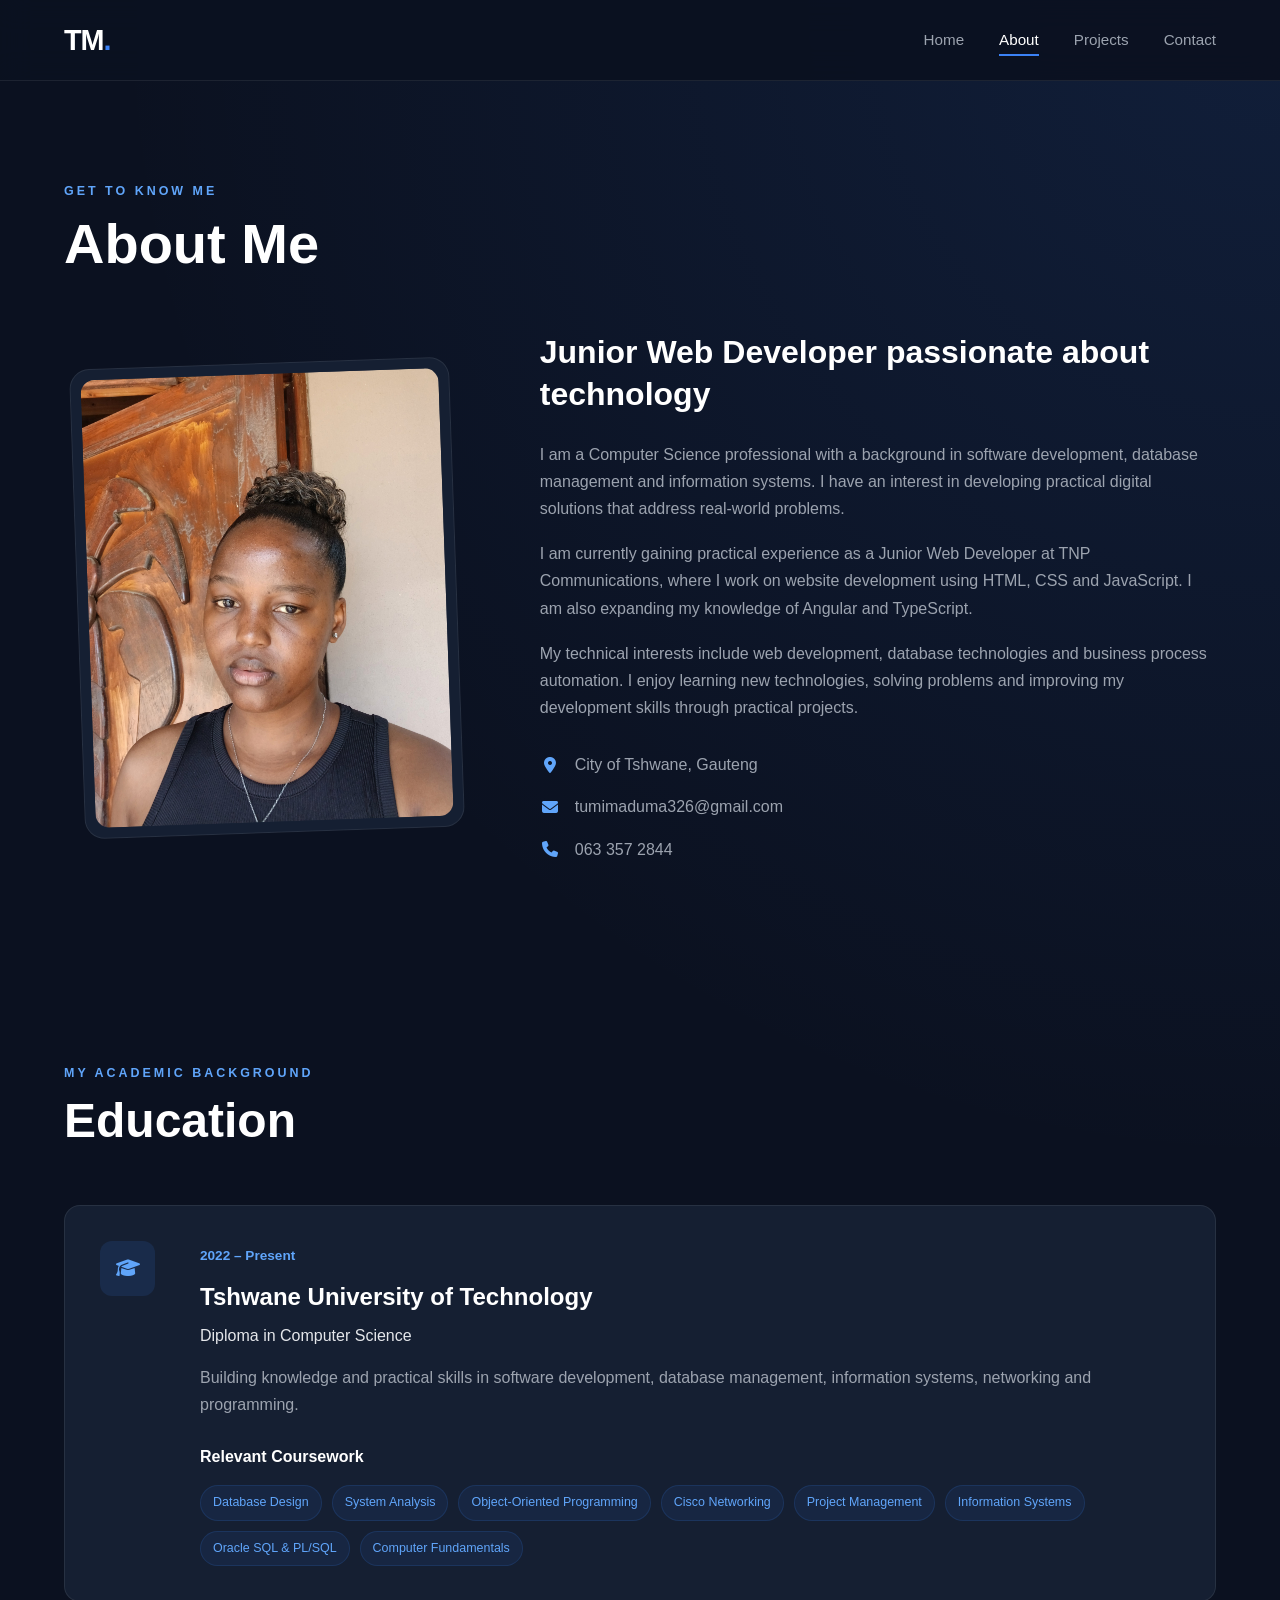
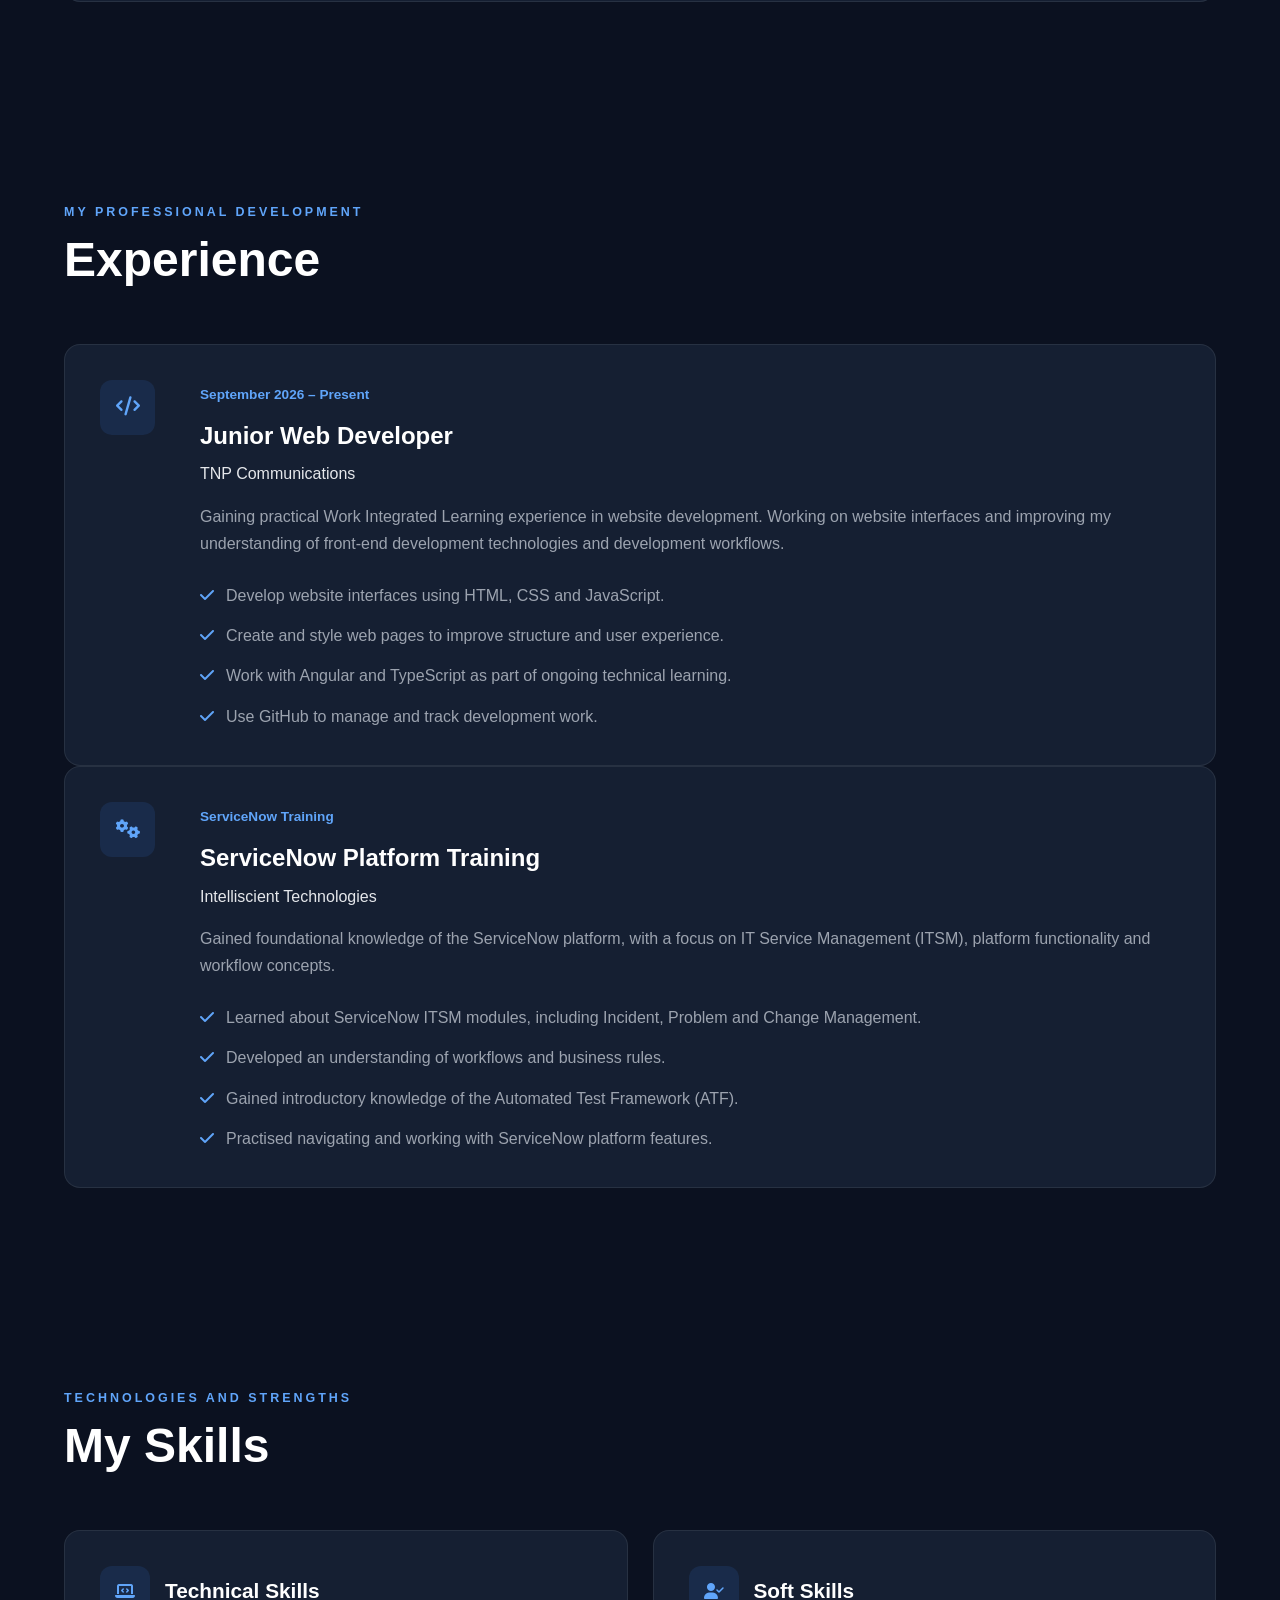
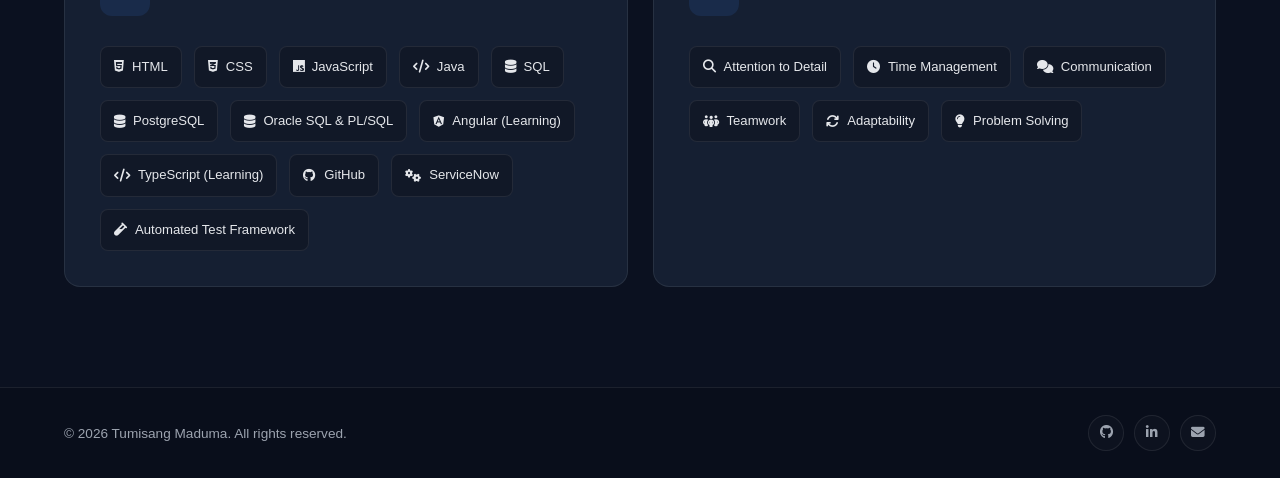
<file: about.html>
<!DOCTYPE html>
<html lang="en">

<head>
    <meta charset="UTF-8">
    <meta name="viewport" content="width=device-width, initial-scale=1.0">

    <meta name="description"
        content="Learn more about Tumisang Maduma, a Junior Web Developer with an interest in software development, databases and technology.">

    <title>About | Tumisang Maduma</title>

    <link rel="stylesheet" href="style.css">

    <!-- Google Fonts -->
    <link rel="preconnect" href="https://fonts.googleapis.com">
    <link rel="preconnect" href="https://fonts.gstatic.com" crossorigin>
    <link href="https://fonts.googleapis.com/css2?family=Inter:wght@400;500;600;700;800&display=swap"
        rel="stylesheet">

    <!-- Font Awesome -->
    <link rel="stylesheet"
        href="https://cdnjs.cloudflare.com/ajax/libs/font-awesome/6.5.2/css/all.min.css">
</head>

<body>

    <!-- ================= NAVIGATION ================= -->
    <header class="header">

        <nav class="navbar">

            <a href="index.html" class="logo">
                TM<span>.</span>
            </a>

            <ul class="nav-links">

                <li>
                    <a href="index.html">Home</a>
                </li>

                <li>
                    <a href="about.html" class="active">About</a>
                </li>

                <li>
                    <a href="projects.html">Projects</a>
                </li>

                <li>
                    <a href="contact.html">Contact</a>
                </li>

            </ul>

        </nav>

    </header>


    <main>

        <!-- ================= ABOUT ME ================= -->
        <section class="page-section about-section">

            <div class="section-heading">

                <p>Get to know me</p>

                <h1>About Me</h1>

            </div>


            <div class="about-grid">

                <div class="about-image">

                    <div class="about-image-frame">

                        <img src="images/profile.jpg"
                            alt="Portrait of Tumisang Maduma">

                    </div>

                </div>


                <div class="about-content">

                    <h2>
                        Junior Web Developer passionate about technology
                    </h2>

                    <p>
                        I am a Computer Science professional with a
                        background in software development, database
                        management and information systems. I have an
                        interest in developing practical digital
                        solutions that address real-world problems.
                    </p>

                    <p>
                        I am currently gaining practical experience as
                        a Junior Web Developer at TNP Communications,
                        where I work on website development using
                        HTML, CSS and JavaScript. I am also expanding
                        my knowledge of Angular and TypeScript.
                    </p>

                    <p>
                        My technical interests include web development,
                        database technologies and business process
                        automation. I enjoy learning new technologies,
                        solving problems and improving my development
                        skills through practical projects.
                    </p>


                    <div class="about-details">

                        <div>
                            <i class="fa-solid fa-location-dot"></i>
                            <span>City of Tshwane, Gauteng</span>
                        </div>

                        <div>
                            <i class="fa-solid fa-envelope"></i>
                            <span>tumimaduma326@gmail.com</span>
                        </div>

                        <div>
                            <i class="fa-solid fa-phone"></i>
                            <span>063 357 2844</span>
                        </div>

                    </div>

                </div>

            </div>

        </section>


        <!-- ================= EDUCATION ================= -->
        <section class="page-section">

            <div class="section-heading">

                <p>My academic background</p>

                <h2>Education</h2>

            </div>


            <article class="timeline-card">

                <div class="timeline-icon">
                    <i class="fa-solid fa-graduation-cap"></i>
                </div>

                <div class="timeline-content">

                    <span class="timeline-date">
                        2022 – Present
                    </span>

                    <h3>
                        Tshwane University of Technology
                    </h3>

                    <h4>
                        Diploma in Computer Science
                    </h4>

                    <p>
                        Building knowledge and practical skills in
                        software development, database management,
                        information systems, networking and
                        programming.
                    </p>


                    <h5>Relevant Coursework</h5>

                    <div class="tag-container">

                        <span>Database Design</span>
                        <span>System Analysis</span>
                        <span>Object-Oriented Programming</span>
                        <span>Cisco Networking</span>
                        <span>Project Management</span>
                        <span>Information Systems</span>
                        <span>Oracle SQL & PL/SQL</span>
                        <span>Computer Fundamentals</span>

                    </div>

                </div>

            </article>

        </section>


        <!-- ================= EXPERIENCE ================= -->
        <section class="page-section">

            <div class="section-heading">

                <p>My professional development</p>

                <h2>Experience</h2>

            </div>


            <!-- TNP COMMUNICATIONS -->
            <article class="timeline-card">

                <div class="timeline-icon">
                    <i class="fa-solid fa-code"></i>
                </div>

                <div class="timeline-content">

                    <span class="timeline-date">
                        September 2026 – Present
                    </span>

                    <h3>Junior Web Developer</h3>

                    <h4>TNP Communications</h4>

                    <p>
                        Gaining practical Work Integrated Learning
                        experience in website development. Working
                        on website interfaces and improving my
                        understanding of front-end development
                        technologies and development workflows.
                    </p>

                    <ul class="experience-list">

                        <li>
                            <i class="fa-solid fa-check"></i>
                            Develop website interfaces using HTML,
                            CSS and JavaScript.
                        </li>

                        <li>
                            <i class="fa-solid fa-check"></i>
                            Create and style web pages to improve
                            structure and user experience.
                        </li>

                        <li>
                            <i class="fa-solid fa-check"></i>
                            Work with Angular and TypeScript as
                            part of ongoing technical learning.
                        </li>

                        <li>
                            <i class="fa-solid fa-check"></i>
                            Use GitHub to manage and track
                            development work.
                        </li>

                    </ul>

                </div>

            </article>


            <!-- SERVICENOW TRAINING -->
            <article class="timeline-card">

                <div class="timeline-icon">
                    <i class="fa-solid fa-gears"></i>
                </div>

                <div class="timeline-content">

                    <span class="timeline-date">
                        ServiceNow Training
                    </span>

                    <h3>ServiceNow Platform Training</h3>

                    <h4>Intelliscient Technologies</h4>

                    <p>
                        Gained foundational knowledge of the
                        ServiceNow platform, with a focus on
                        IT Service Management (ITSM), platform
                        functionality and workflow concepts.
                    </p>

                    <ul class="experience-list">

                        <li>
                            <i class="fa-solid fa-check"></i>
                            Learned about ServiceNow ITSM
                            modules, including Incident,
                            Problem and Change Management.
                        </li>

                        <li>
                            <i class="fa-solid fa-check"></i>
                            Developed an understanding of
                            workflows and business rules.
                        </li>

                        <li>
                            <i class="fa-solid fa-check"></i>
                            Gained introductory knowledge of
                            the Automated Test Framework (ATF).
                        </li>

                        <li>
                            <i class="fa-solid fa-check"></i>
                            Practised navigating and working
                            with ServiceNow platform features.
                        </li>

                    </ul>

                </div>

            </article>

        </section>


        <!-- ================= SKILLS ================= -->
        <section class="page-section skills-section">

            <div class="section-heading">

                <p>Technologies and strengths</p>

                <h2>My Skills</h2>

            </div>


            <div class="skills-grid">

                <!-- TECHNICAL SKILLS -->
                <article class="skills-card">

                    <div class="skills-title">

                        <div class="skills-icon">
                            <i class="fa-solid fa-laptop-code"></i>
                        </div>

                        <h3>Technical Skills</h3>

                    </div>


                    <div class="skill-list">

                        <span>
                            <i class="fa-brands fa-html5"></i>
                            HTML
                        </span>

                        <span>
                            <i class="fa-brands fa-css3-alt"></i>
                            CSS
                        </span>

                        <span>
                            <i class="fa-brands fa-js"></i>
                            JavaScript
                        </span>

                        <span>
                            <i class="fa-solid fa-code"></i>
                            Java
                        </span>

                        <span>
                            <i class="fa-solid fa-database"></i>
                            SQL
                        </span>

                        <span>
                            <i class="fa-solid fa-database"></i>
                            PostgreSQL
                        </span>

                        <span>
                            <i class="fa-solid fa-database"></i>
                            Oracle SQL & PL/SQL
                        </span>

                        <span>
                            <i class="fa-brands fa-angular"></i>
                            Angular (Learning)
                        </span>

                        <span>
                            <i class="fa-solid fa-code"></i>
                            TypeScript (Learning)
                        </span>

                        <span>
                            <i class="fa-brands fa-github"></i>
                            GitHub
                        </span>

                        <span>
                            <i class="fa-solid fa-gears"></i>
                            ServiceNow
                        </span>

                        <span>
                            <i class="fa-solid fa-vial"></i>
                            Automated Test Framework
                        </span>

                    </div>

                </article>


                <!-- SOFT SKILLS -->
                <article class="skills-card">

                    <div class="skills-title">

                        <div class="skills-icon">
                            <i class="fa-solid fa-user-check"></i>
                        </div>

                        <h3>Soft Skills</h3>

                    </div>


                    <div class="skill-list">

                        <span>
                            <i class="fa-solid fa-magnifying-glass"></i>
                            Attention to Detail
                        </span>

                        <span>
                            <i class="fa-solid fa-clock"></i>
                            Time Management
                        </span>

                        <span>
                            <i class="fa-solid fa-comments"></i>
                            Communication
                        </span>

                        <span>
                            <i class="fa-solid fa-people-group"></i>
                            Teamwork
                        </span>

                        <span>
                            <i class="fa-solid fa-arrows-rotate"></i>
                            Adaptability
                        </span>

                        <span>
                            <i class="fa-solid fa-lightbulb"></i>
                            Problem Solving
                        </span>

                    </div>

                </article>

            </div>

        </section>

    </main>


    <!-- ================= FOOTER ================= -->
    <footer class="footer">

        <div class="footer-content">

            <p>
                &copy; 2026 Tumisang Maduma.
                All rights reserved.
            </p>

            <div class="footer-socials">

                <a href="#" aria-label="GitHub">
                    <i class="fa-brands fa-github"></i>
                </a>

                <a href="#" aria-label="LinkedIn">
                    <i class="fa-brands fa-linkedin-in"></i>
                </a>

                <a href="mailto:tumimaduma326@gmail.com"
                    aria-label="Email">
                    <i class="fa-solid fa-envelope"></i>
                </a>

            </div>

        </div>

    </footer>

</body>

</html>
</file>
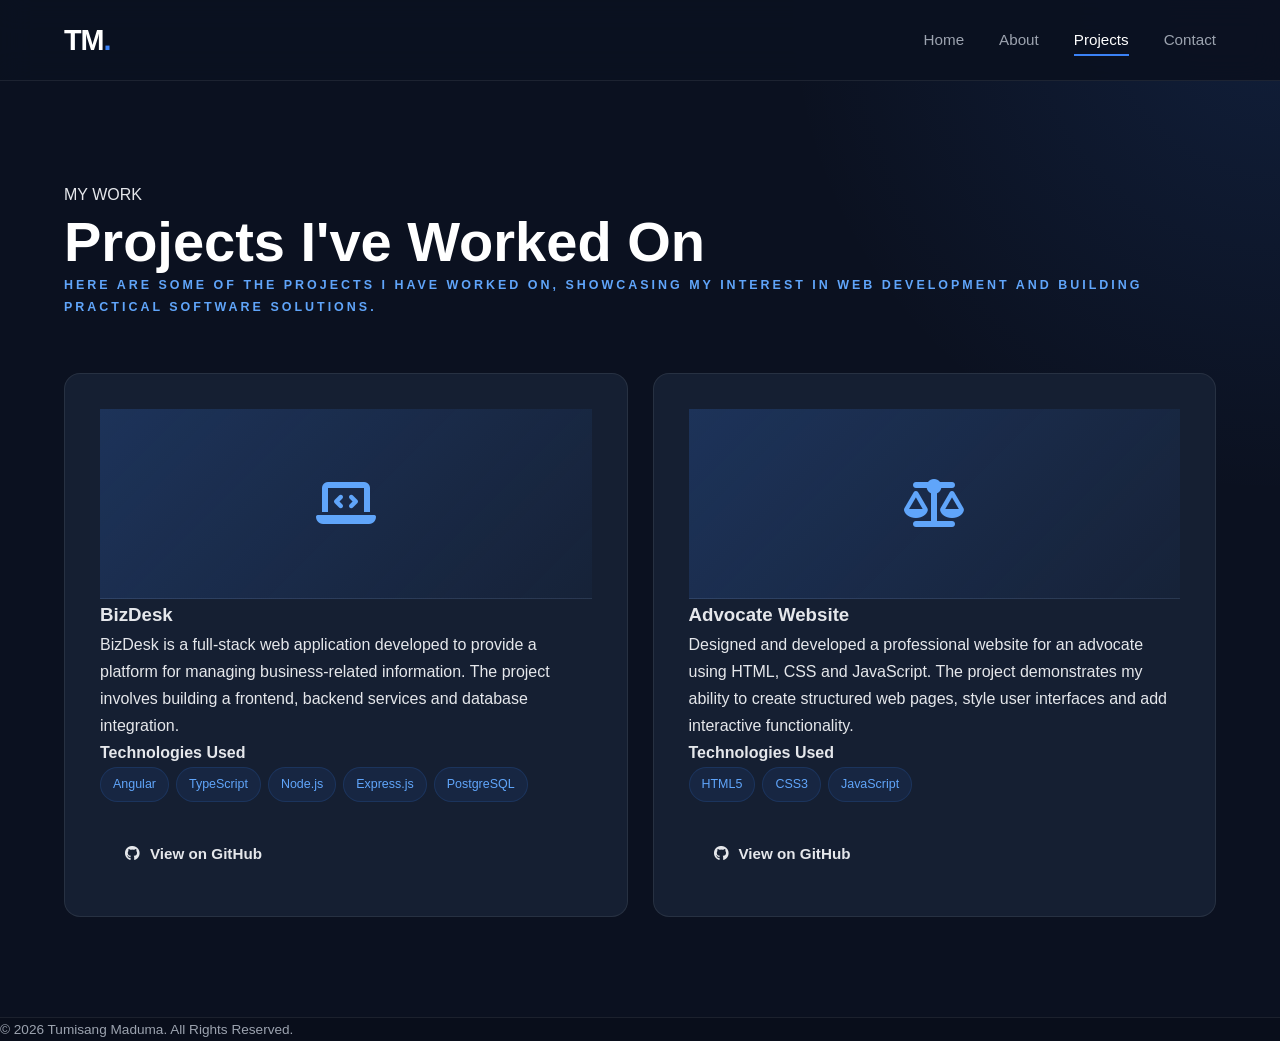
<file: projects.html>
<!DOCTYPE html>
<html lang="en">
<head>
    <meta charset="UTF-8">
    <meta name="viewport" content="width=device-width, initial-scale=1.0">
    <meta name="description" content="Explore projects developed by Tumisang Maduma, including BizDesk and an advocate website.">
    <title>Projects | Tumisang Maduma</title>

    <link rel="stylesheet" href="style.css">

    <link rel="preconnect" href="https://fonts.googleapis.com">
    <link rel="preconnect" href="https://fonts.gstatic.com" crossorigin>
    <link href="https://fonts.googleapis.com/css2?family=Inter:wght@400;500;600;700;800&display=swap" rel="stylesheet">

    <link rel="stylesheet"
          href="https://cdnjs.cloudflare.com/ajax/libs/font-awesome/6.5.2/css/all.min.css">
</head>

<body>

    <!-- Header -->
    <header class="header">
        <div class="container">
            <nav class="navbar">

                <a href="index.html" class="logo">TM<span>.</span></a>

                <ul class="nav-links">
                    <li><a href="index.html">Home</a></li>
                    <li><a href="about.html">About</a></li>
                    <li><a href="projects.html" class="active">Projects</a></li>
                    <li><a href="contact.html">Contact</a></li>
                </ul>

            </nav>
        </div>
    </header>

    <!-- Projects Section -->
    <section class="page-section">
        <div class="container">

            <div class="section-heading">
                <span>MY WORK</span>
                <h1>Projects I've Worked On</h1>
                <p>
                    Here are some of the projects I have worked on,
                    showcasing my interest in web development and
                    building practical software solutions.
                </p>
            </div>

            <div class="skills-grid">

                <!-- BizDesk Project -->
                <div class="skills-card">

                    <div class="project-icon">
                        <i class="fas fa-laptop-code"></i>
                    </div>

                    <h3>BizDesk</h3>

                    <p>
                        BizDesk is a full-stack web application developed
                        to provide a platform for managing business-related
                        information. The project involves building a
                        frontend, backend services and database integration.
                    </p>

                    <h4>Technologies Used</h4>

                    <div class="project-tags">
                        <span>Angular</span>
                        <span>TypeScript</span>
                        <span>Node.js</span>
                        <span>Express.js</span>
                        <span>PostgreSQL</span>
                    </div>

                    <a href="https://github.com/Tumi-Maduma/BizDesk"
                       target="_blank"
                       rel="noopener noreferrer"
                       class="btn">
                        <i class="fab fa-github"></i> View on GitHub
                    </a>

                </div>

                
                <!-- Advocate Website -->
                <div class="skills-card">

                    <div class="project-icon">
                        <i class="fas fa-scale-balanced"></i>
                    </div>

                    <h3>Advocate Website</h3>

                    <p>
                        Designed and developed a professional website for an advocate
                        using HTML, CSS and JavaScript. The project demonstrates
                        my ability to create structured web pages, style user
                        interfaces and add interactive functionality.
                    </p>

                    <h4>Technologies Used</h4>

                    <div class="project-tags">
                        <span>HTML5</span>
                        <span>CSS3</span>
                        <span>JavaScript</span>
                    </div>

                    <a href="https://github.com/Tumi-Maduma/adv_profile"
                    target="_blank"
                    rel="noopener noreferrer"
                    class="btn">
                        <i class="fab fa-github"></i> View on GitHub
                    </a>

                </div>


            </div>

        </div>
    </section>

    <!-- Footer -->
    <footer class="footer">
        <div class="container">
            <p>
                &copy; 2026 Tumisang Maduma. All Rights Reserved.
            </p>
        </div>
    </footer>

</body>
</html>
</file>
<file: style.css>
/* =========================================================
   ROOT VARIABLES
========================================================= */

:root {
    --background: #0b1120;
    --background-light: #111827;
    --card: #151f32;
    --card-hover: #1a2740;

    --primary: #3b82f6;
    --primary-light: #60a5fa;

    --white: #ffffff;
    --text: #e5e7eb;
    --muted: #9ca3af;

    --border: rgba(255, 255, 255, 0.08);

    --shadow: 0 20px 50px rgba(0, 0, 0, 0.25);

    --transition: 0.3s ease;
}


/* =========================================================
   RESET
========================================================= */

* {
    margin: 0;
    padding: 0;
    box-sizing: border-box;
}


html {
    scroll-behavior: smooth;
}


body {
    font-family: "Segoe UI", Arial, sans-serif;

    background:
        radial-gradient(
            circle at top right,
            rgba(59, 130, 246, 0.12),
            transparent 30%
        ),
        var(--background);

    color: var(--text);

    line-height: 1.7;

    min-height: 100vh;
}


a {
    text-decoration: none;
    color: inherit;
}


ul {
    list-style: none;
}


img {
    max-width: 100%;
    display: block;
}


button,
input,
textarea {
    font: inherit;
}


/* =========================================================
   HEADER / NAVIGATION
========================================================= */

.header {
    position: sticky;
    top: 0;
    z-index: 1000;

    background: rgba(11, 17, 32, 0.94);

    border-bottom: 1px solid var(--border);

    backdrop-filter: blur(15px);
}


.navbar {
    width: 90%;
    max-width: 1200px;

    margin: auto;

    min-height: 80px;

    display: flex;
    align-items: center;
    justify-content: space-between;
}


.logo {
    font-size: 1.8rem;

    font-weight: 800;

    color: var(--white);

    letter-spacing: -1px;
}


.logo span {
    color: var(--primary);
}


.nav-links {
    display: flex;

    align-items: center;

    gap: 35px;
}


.nav-links a {
    position: relative;

    color: var(--muted);

    font-size: 0.95rem;

    font-weight: 500;

    transition: var(--transition);
}


.nav-links a:hover,
.nav-links a.active {
    color: var(--white);
}


.nav-links a::after {
    content: "";

    position: absolute;

    left: 0;
    bottom: -8px;

    width: 0;
    height: 2px;

    background: var(--primary);

    transition: var(--transition);
}


.nav-links a:hover::after,
.nav-links a.active::after {
    width: 100%;
}


/* =========================================================
   GENERAL SECTIONS
========================================================= */

main {
    width: 100%;
}


.page-section {
    width: 90%;
    max-width: 1200px;

    margin: auto;

    padding: 100px 0;
}


.section-heading {
    margin-bottom: 55px;
}


.section-heading p {
    color: var(--primary-light);

    text-transform: uppercase;

    letter-spacing: 3px;

    font-size: 0.78rem;

    font-weight: 700;

    margin-bottom: 8px;
}


.section-heading h1,
.section-heading h2 {
    color: var(--white);

    font-size: clamp(2.2rem, 5vw, 3.5rem);

    line-height: 1.2;
}


.section-heading h2 {
    font-size: clamp(2rem, 4vw, 3rem);
}


.heading-description {
    display: block;

    max-width: 650px;

    margin-top: 15px;

    color: var(--muted);
}


/* =========================================================
   HERO / HOME
========================================================= */

.hero {
    width: 90%;
    max-width: 1200px;

    min-height: calc(100vh - 80px);

    margin: auto;

    display: grid;

    grid-template-columns: 1.1fr 0.9fr;

    align-items: center;

    gap: 70px;

    padding: 80px 0;
}


.hero-content {
    max-width: 680px;
}


.hero-intro {
    color: var(--primary-light);

    font-size: 1rem;

    font-weight: 600;

    margin-bottom: 10px;
}


.hero h1 {
    color: var(--white);

    font-size: clamp(3rem, 7vw, 5.5rem);

    line-height: 1;

    letter-spacing: -3px;

    margin-bottom: 20px;
}


.hero h1 span {
    color: var(--primary);
}


.hero h2 {
    color: var(--text);

    font-size: clamp(1.5rem, 3vw, 2rem);

    font-weight: 500;

    margin-bottom: 20px;
}


.hero-description {
    max-width: 600px;

    color: var(--muted);

    font-size: 1.05rem;

    margin-bottom: 35px;
}


/* =========================================================
   BUTTONS
========================================================= */

.hero-buttons {
    display: flex;

    flex-wrap: wrap;

    gap: 15px;

    margin-bottom: 30px;
}


.btn {
    display: inline-flex;

    align-items: center;

    justify-content: center;

    gap: 10px;

    padding: 13px 24px;

    border-radius: 8px;

    font-weight: 600;

    font-size: 0.95rem;

    border: 1px solid transparent;

    cursor: pointer;

    transition: var(--transition);
}


.primary-btn {
    background: var(--primary);

    color: var(--white);

    box-shadow:
        0 10px 30px rgba(59, 130, 246, 0.25);
}


.primary-btn:hover {
    background: var(--primary-light);

    transform: translateY(-3px);
}


.secondary-btn {
    background: transparent;

    border-color: var(--border);

    color: var(--white);
}


.secondary-btn:hover {
    background: var(--card);

    border-color: var(--primary);
}


/* =========================================================
   SOCIAL LINKS
========================================================= */

.social-links {
    display: flex;

    gap: 12px;
}


.social-links a,
.footer-socials a,
.contact-socials a {
    width: 42px;
    height: 42px;

    display: flex;

    align-items: center;
    justify-content: center;

    border: 1px solid var(--border);

    border-radius: 50%;

    color: var(--muted);

    background: rgba(255, 255, 255, 0.02);

    transition: var(--transition);
}


.social-links a:hover,
.footer-socials a:hover,
.contact-socials a:hover {
    color: var(--white);

    background: var(--primary);

    border-color: var(--primary);

    transform: translateY(-3px);
}


/* =========================================================
   HERO IMAGE
========================================================= */

.hero-image {
    position: relative;

    display: flex;

    align-items: center;

    justify-content: center;
}


.image-circle {
    width: min(380px, 80vw);

    aspect-ratio: 1;

    padding: 10px;

    border-radius: 50%;

    background:
        linear-gradient(
            135deg,
            var(--primary),
            transparent 65%
        );

    box-shadow:
        0 30px 80px rgba(59, 130, 246, 0.15);
}


.image-circle img {
    width: 100%;
    height: 100%;

    object-fit: cover;

    border-radius: 50%;

    border: 8px solid var(--background);
}


.floating-card {
    position: absolute;

    bottom: 30px;
    left: 10px;

    display: flex;

    align-items: center;

    gap: 12px;

    padding: 15px 18px;

    background: rgba(21, 31, 50, 0.95);

    border: 1px solid var(--border);

    border-radius: 12px;

    box-shadow: var(--shadow);

    animation: float 4s ease-in-out infinite;
}


.floating-card > i {
    width: 42px;
    height: 42px;

    display: flex;

    align-items: center;
    justify-content: center;

    border-radius: 10px;

    background: rgba(59, 130, 246, 0.15);

    color: var(--primary-light);
}


.floating-card div {
    display: flex;

    flex-direction: column;
}


.floating-card strong {
    color: var(--white);

    font-size: 0.9rem;
}


.floating-card small {
    color: var(--muted);
}


@keyframes float {

    0%,
    100% {
        transform: translateY(0);
    }

    50% {
        transform: translateY(-8px);
    }
}


/* =========================================================
   HOME INTRO
========================================================= */

.home-intro {
    width: 90%;
    max-width: 1200px;

    margin: auto;

    padding: 80px 0 120px;
}


.feature-grid {
    display: grid;

    grid-template-columns:
        repeat(3, 1fr);

    gap: 25px;
}


.feature-card {
    padding: 35px;

    background: var(--card);

    border: 1px solid var(--border);

    border-radius: 16px;

    transition: var(--transition);
}


.feature-card:hover {
    transform: translateY(-8px);

    background: var(--card-hover);

    border-color: rgba(59, 130, 246, 0.35);

    box-shadow: var(--shadow);
}


.feature-icon {
    width: 55px;
    height: 55px;

    display: flex;

    align-items: center;
    justify-content: center;

    margin-bottom: 25px;

    border-radius: 12px;

    background: rgba(59, 130, 246, 0.12);

    color: var(--primary-light);

    font-size: 1.3rem;
}


.feature-card h3 {
    color: var(--white);

    margin-bottom: 12px;

    font-size: 1.2rem;
}


.feature-card p {
    color: var(--muted);

    font-size: 0.95rem;
}


/* =========================================================
   ABOUT
========================================================= */

.about-grid {
    display: grid;

    grid-template-columns: 0.75fr 1.25fr;

    gap: 70px;

    align-items: center;
}


.about-image-frame {
    max-width: 380px;

    margin: auto;

    padding: 10px;

    border: 1px solid var(--border);

    border-radius: 20px;

    background: var(--card);

    transform: rotate(-2deg);

    transition: var(--transition);
}


.about-image-frame:hover {
    transform: rotate(0deg) translateY(-5px);
}


.about-image-frame img {
    width: 100%;

    aspect-ratio: 4 / 5;

    object-fit: cover;

    border-radius: 14px;
}


.about-content h2 {
    color: var(--white);

    font-size: 2rem;

    line-height: 1.3;

    margin-bottom: 25px;
}


.about-content > p {
    color: var(--muted);

    margin-bottom: 18px;
}


.about-details {
    margin-top: 30px;

    display: grid;

    gap: 15px;
}


.about-details div {
    display: flex;

    align-items: center;

    gap: 15px;

    color: var(--muted);
}


.about-details i {
    color: var(--primary-light);

    width: 20px;

    text-align: center;
}


/* =========================================================
   TIMELINE / EDUCATION / EXPERIENCE
========================================================= */

.timeline-card {
    display: grid;

    grid-template-columns: 70px 1fr;

    gap: 30px;

    padding: 35px;

    background: var(--card);

    border: 1px solid var(--border);

    border-radius: 16px;

    transition: var(--transition);
}


.timeline-card:hover {
    border-color: rgba(59, 130, 246, 0.35);

    transform: translateY(-5px);

    box-shadow: var(--shadow);
}


.timeline-icon {
    width: 55px;
    height: 55px;

    display: flex;

    align-items: center;
    justify-content: center;

    background: rgba(59, 130, 246, 0.12);

    color: var(--primary-light);

    border-radius: 12px;

    font-size: 1.2rem;
}


.timeline-date {
    display: inline-block;

    color: var(--primary-light);

    font-size: 0.85rem;

    font-weight: 600;

    margin-bottom: 10px;
}


.timeline-content h3 {
    color: var(--white);

    font-size: 1.5rem;

    margin-bottom: 4px;
}


.timeline-content h4 {
    color: var(--text);

    font-size: 1rem;

    font-weight: 500;

    margin-bottom: 15px;
}


.timeline-content p {
    color: var(--muted);

    margin-bottom: 25px;
}


.timeline-content h5 {
    color: var(--white);

    font-size: 1rem;

    margin-bottom: 15px;
}


.tag-container {
    display: flex;

    flex-wrap: wrap;

    gap: 10px;
}


.tag-container span,
.project-tags span {
    padding: 6px 12px;

    background: rgba(59, 130, 246, 0.08);

    border: 1px solid rgba(59, 130, 246, 0.15);

    border-radius: 50px;

    color: var(--primary-light);

    font-size: 0.78rem;
}


.experience-list {
    display: grid;

    gap: 13px;
}


.experience-list li {
    display: flex;

    gap: 12px;

    color: var(--muted);
}


.experience-list i {
    color: var(--primary-light);

    margin-top: 5px;
}


/* =========================================================
   SKILLS
========================================================= */

.skills-grid {
    display: grid;

    grid-template-columns: repeat(2, 1fr);

    gap: 25px;
}


.skills-card {
    padding: 35px;

    background: var(--card);

    border: 1px solid var(--border);

    border-radius: 16px;
}


.skills-title {
    display: flex;

    align-items: center;

    gap: 15px;

    margin-bottom: 30px;
}


.skills-icon {
    width: 50px;
    height: 50px;

    display: flex;

    align-items: center;
    justify-content: center;

    border-radius: 12px;

    background: rgba(59, 130, 246, 0.12);

    color: var(--primary-light);
}


.skills-title h3 {
    color: var(--white);

    font-size: 1.3rem;
}


.skill-list {
    display: flex;

    flex-wrap: wrap;

    gap: 12px;
}


.skill-list span {
    display: inline-flex;

    align-items: center;

    gap: 8px;

    padding: 9px 13px;

    background: var(--background-light);

    border: 1px solid var(--border);

    border-radius: 8px;

    color: var(--text);

    font-size: 0.82rem;

    transition: var(--transition);
}


.skill-list span:hover {
    border-color: var(--primary);

    color: var(--primary-light);

    transform: translateY(-2px);
}


/* =========================================================
   PROJECTS
========================================================= */

.projects-grid {
    display: grid;

    grid-template-columns: repeat(3, 1fr);

    gap: 25px;
}


.project-card {
    overflow: hidden;

    background: var(--card);

    border: 1px solid var(--border);

    border-radius: 16px;

    transition: var(--transition);
}


.project-card:hover {
    transform: translateY(-8px);

    border-color: rgba(59, 130, 246, 0.35);

    box-shadow: var(--shadow);
}


.project-icon {
    height: 190px;

    display: flex;

    align-items: center;
    justify-content: center;

    background:
        linear-gradient(
            135deg,
            rgba(59, 130, 246, 0.2),
            rgba(59, 130, 246, 0.03)
        );

    color: var(--primary-light);

    font-size: 3rem;

    border-bottom: 1px solid var(--border);
}


.project-content {
    padding: 30px;
}


.project-number {
    color: var(--primary);

    font-size: 0.75rem;

    font-weight: 700;

    letter-spacing: 2px;
}


.project-content h2 {
    color: var(--white);

    font-size: 1.35rem;

    margin: 10px 0 12px;
}


.project-content p {
    color: var(--muted);

    font-size: 0.9rem;

    margin-bottom: 20px;
}


.project-tags {
    display: flex;

    flex-wrap: wrap;

    gap: 7px;

    margin-bottom: 25px;
}


.project-links {
    display: flex;

    gap: 18px;

    padding-top: 20px;

    border-top: 1px solid var(--border);
}


.project-links a {
    display: inline-flex;

    align-items: center;

    gap: 7px;

    color: var(--muted);

    font-size: 0.85rem;

    transition: var(--transition);
}


.project-links a:hover {
    color: var(--primary-light);
}


/* =========================================================
   CONTACT
========================================================= */

.contact-grid {
    display: grid;

    grid-template-columns: 0.9fr 1.1fr;

    gap: 60px;

    align-items: start;
}


.contact-info h2 {
    color: var(--white);

    font-size: 2rem;

    margin-bottom: 15px;
}


.contact-info > p {
    color: var(--muted);

    margin-bottom: 35px;
}


.contact-details {
    display: grid;

    gap: 20px;
}


.contact-item {
    display: flex;

    align-items: center;

    gap: 15px;

    padding: 18px;

    background: var(--card);

    border: 1px solid var(--border);

    border-radius: 12px;

    transition: var(--transition);
}


.contact-item:hover {
    border-color: rgba(59, 130, 246, 0.35);

    transform: translateX(5px);
}


.contact-icon {
    width: 45px;
    height: 45px;

    flex-shrink: 0;

    display: flex;

    align-items: center;
    justify-content: center;

    background: rgba(59, 130, 246, 0.12);

    color: var(--primary-light);

    border-radius: 10px;
}


.contact-item div:last-child {
    display: flex;

    flex-direction: column;
}


.contact-item span {
    color: var(--muted);

    font-size: 0.78rem;
}


.contact-item strong {
    color: var(--white);

    font-size: 0.9rem;

    font-weight: 500;
}


.contact-socials {
    margin-top: 35px;
}


.contact-socials p {
    color: var(--white);

    margin-bottom: 15px;

    font-weight: 600;
}


.contact-socials > div {
    display: flex;

    gap: 10px;
}


.contact-form-container {
    padding: 35px;

    background: var(--card);

    border: 1px solid var(--border);

    border-radius: 16px;

    box-shadow: var(--shadow);
}


.contact-form {
    display: grid;

    gap: 20px;
}


.form-group {
    display: grid;

    gap: 8px;
}


.form-group label {
    color: var(--text);

    font-size: 0.88rem;

    font-weight: 600;
}


.form-group input,
.form-group textarea {
    width: 100%;

    padding: 13px 15px;

    background: var(--background);

    color: var(--white);

    border: 1px solid var(--border);

    border-radius: 8px;

    outline: none;

    transition: var(--transition);
}


.form-group textarea {
    resize: vertical;
}


.form-group input::placeholder,
.form-group textarea::placeholder {
    color: #6b7280;
}


.form-group input:focus,
.form-group textarea:focus {
    border-color: var(--primary);

    box-shadow:
        0 0 0 3px rgba(59, 130, 246, 0.1);
}


.contact-form .btn {
    width: fit-content;
}


/* =========================================================
   FOOTER
========================================================= */

.footer {
    border-top: 1px solid var(--border);

    background: rgba(0, 0, 0, 0.15);
}


.footer-content {
    width: 90%;
    max-width: 1200px;

    min-height: 90px;

    margin: auto;

    display: flex;

    align-items: center;

    justify-content: space-between;

    gap: 20px;
}


.footer p {
    color: var(--muted);

    font-size: 0.85rem;
}


.footer-socials {
    display: flex;

    gap: 10px;
}


.footer-socials a {
    width: 36px;
    height: 36px;

    font-size: 0.85rem;
}


/* =========================================================
   RESPONSIVE DESIGN
========================================================= */

@media (max-width: 1000px) {

    .hero {
        grid-template-columns: 1fr;

        text-align: center;

        padding-top: 70px;
    }


    .hero-content {
        margin: auto;
    }


    .hero-description {
        margin-left: auto;
        margin-right: auto;
    }


    .hero-buttons,
    .social-links {
        justify-content: center;
    }


    .hero-image {
        order: -1;
    }


    .floating-card {
        left: 15%;
    }


    .feature-grid,
    .projects-grid {
        grid-template-columns: repeat(2, 1fr);
    }


    .about-grid {
        grid-template-columns: 1fr;
    }


    .about-image {
        max-width: 450px;

        margin: auto;
    }


    .contact-grid {
        grid-template-columns: 1fr;
    }

}


@media (max-width: 750px) {

    .navbar {
        flex-direction: column;

        padding: 20px 0;

        gap: 18px;
    }


    .nav-links {
        gap: 20px;

        flex-wrap: wrap;

        justify-content: center;
    }


    .nav-links a {
        font-size: 0.85rem;
    }


    .hero h1 {
        letter-spacing: -2px;
    }


    .feature-grid,
    .projects-grid,
    .skills-grid {
        grid-template-columns: 1fr;
    }


    .timeline-card {
        grid-template-columns: 1fr;
    }


    .timeline-icon {
        width: 50px;
        height: 50px;
    }


    .footer-content {
        flex-direction: column;

        justify-content: center;

        padding: 25px 0;
    }

}


@media (max-width: 500px) {

    .page-section,
    .home-intro {
        padding: 70px 0;
    }


    .hero {
        min-height: auto;

        padding: 60px 0 80px;
    }


    .hero h1 {
        font-size: 3rem;
    }


    .hero h2 {
        font-size: 1.4rem;
    }


    .hero-description {
        font-size: 0.95rem;
    }


    .hero-buttons {
        flex-direction: column;
    }


    .hero-buttons .btn {
        width: 100%;
    }


    .floating-card {
        left: 5px;

        bottom: 10px;

        padding: 10px 12px;
    }


    .floating-card > i {
        width: 35px;
        height: 35px;
    }


    .contact-form-container,
    .timeline-card,
    .skills-card,
    .feature-card {
        padding: 25px;
    }


    .project-content {
        padding: 25px;
    }


    .contact-item strong {
        word-break: break-word;
    }

}
</file>
